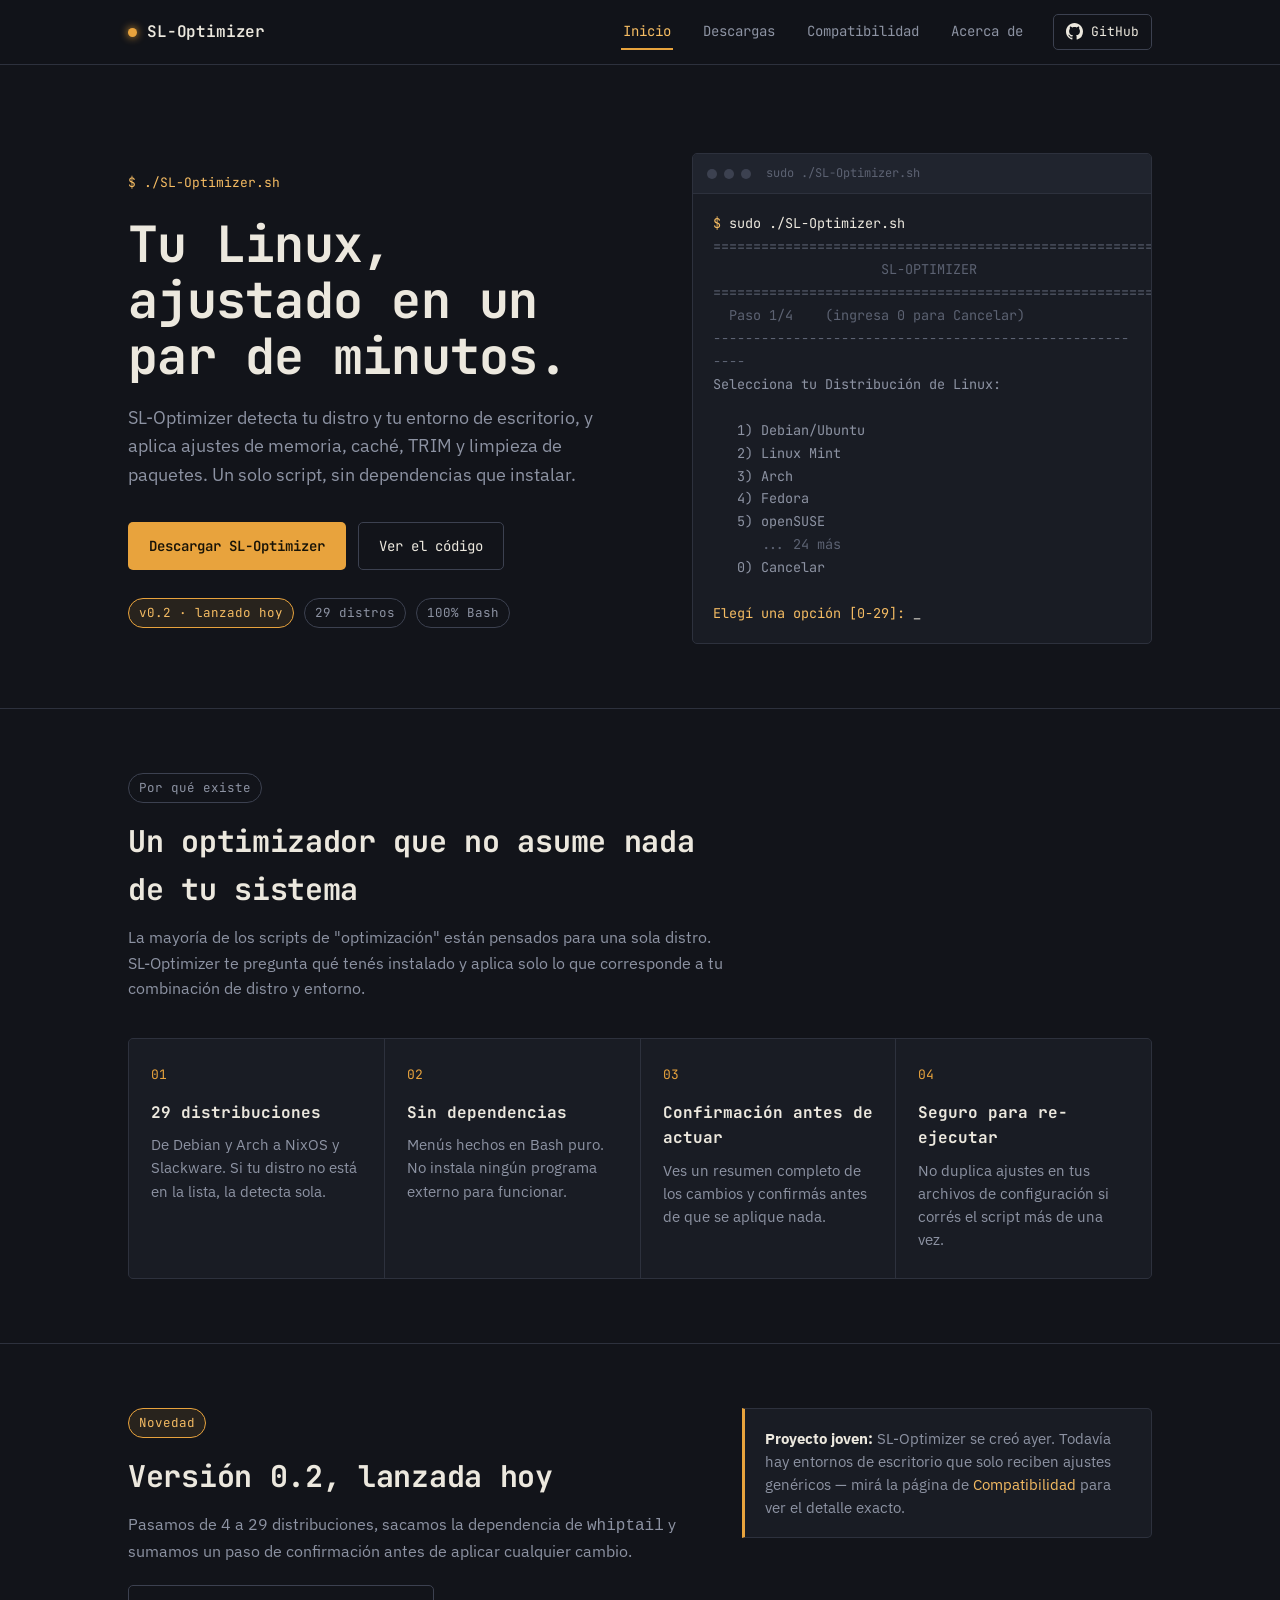
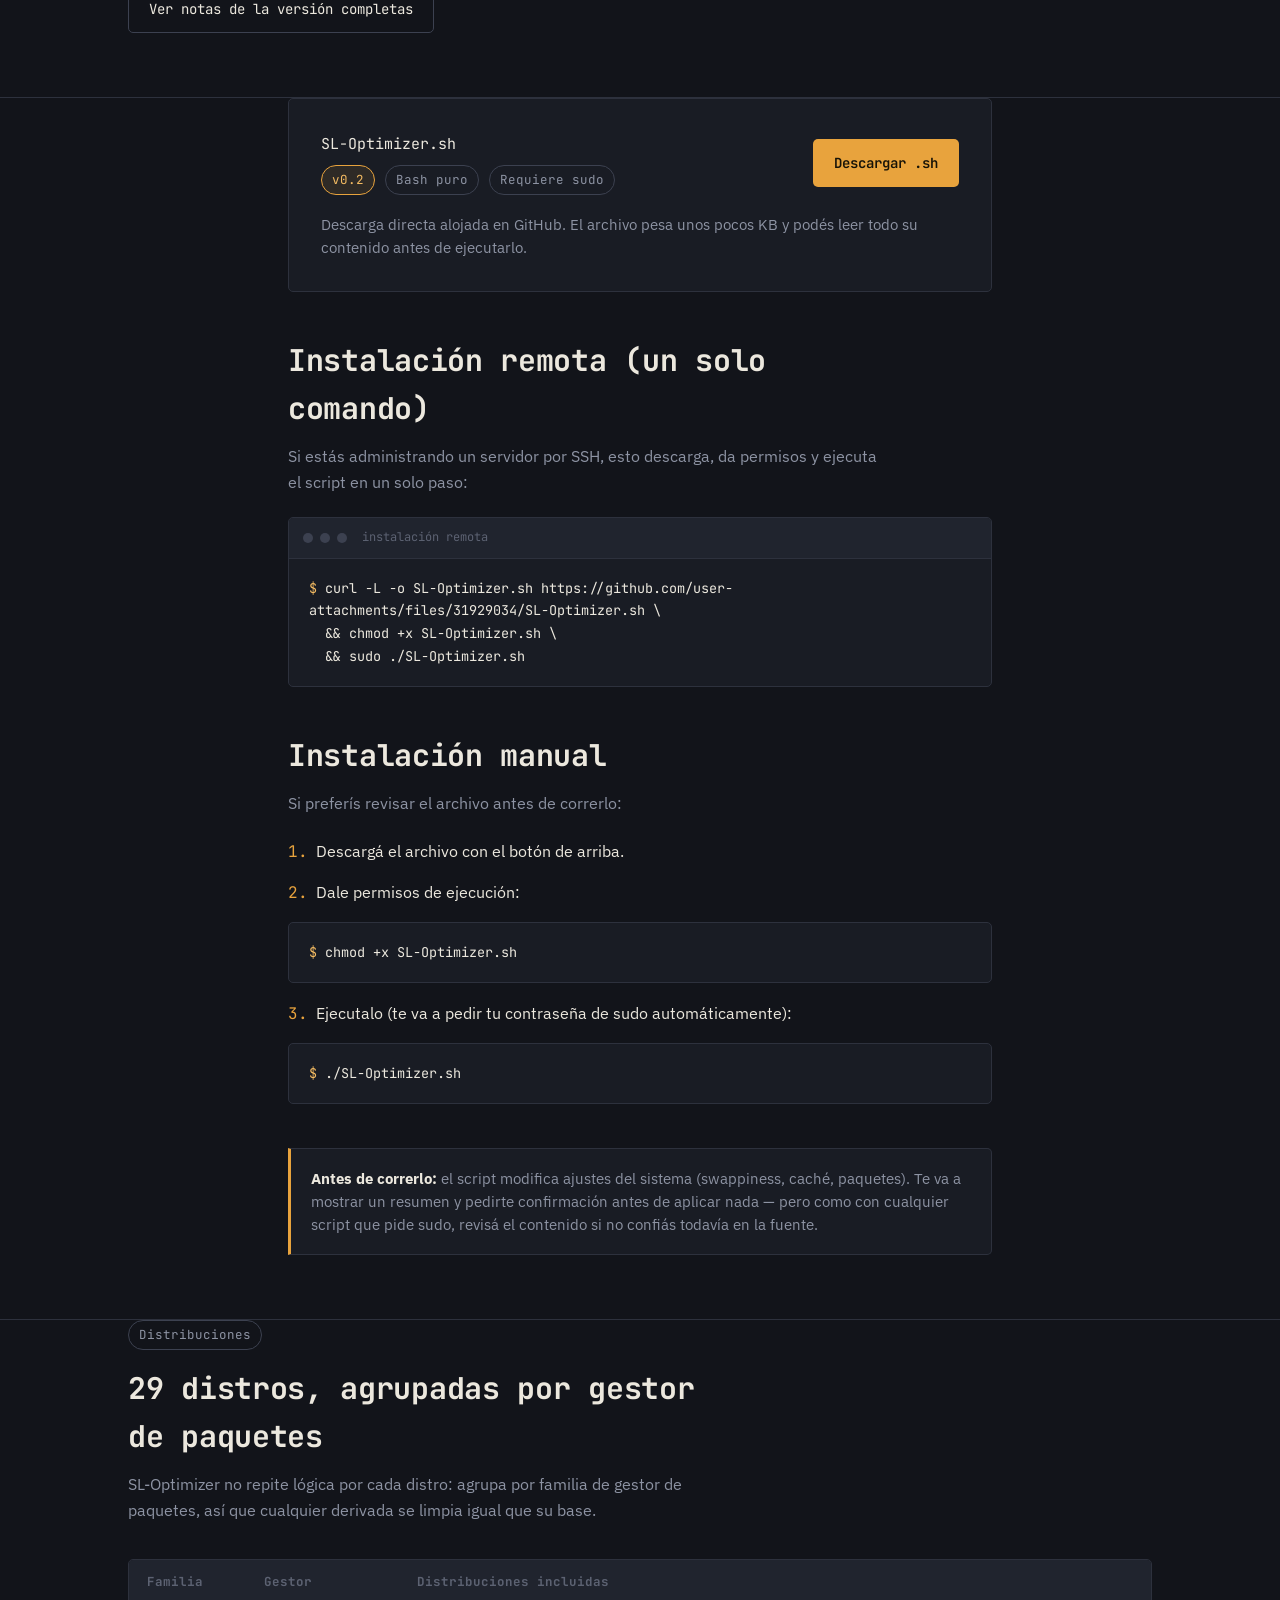
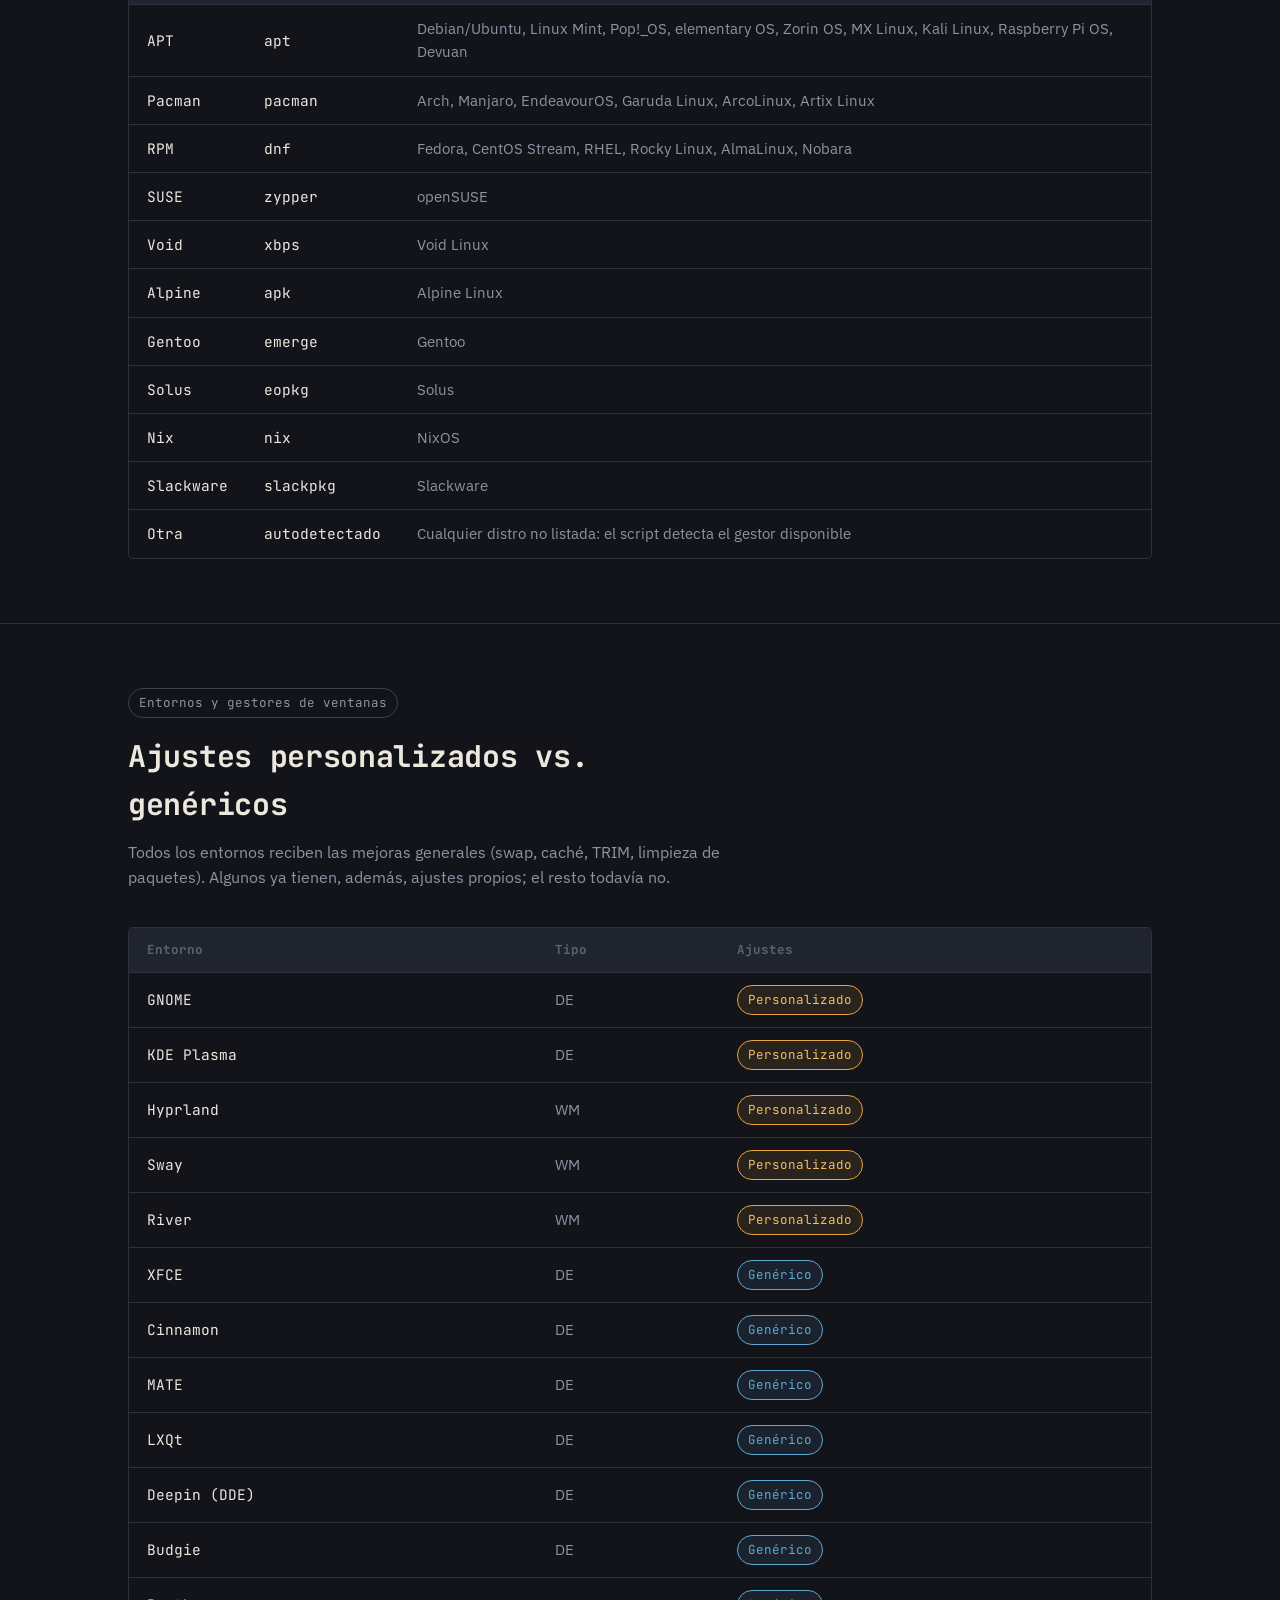
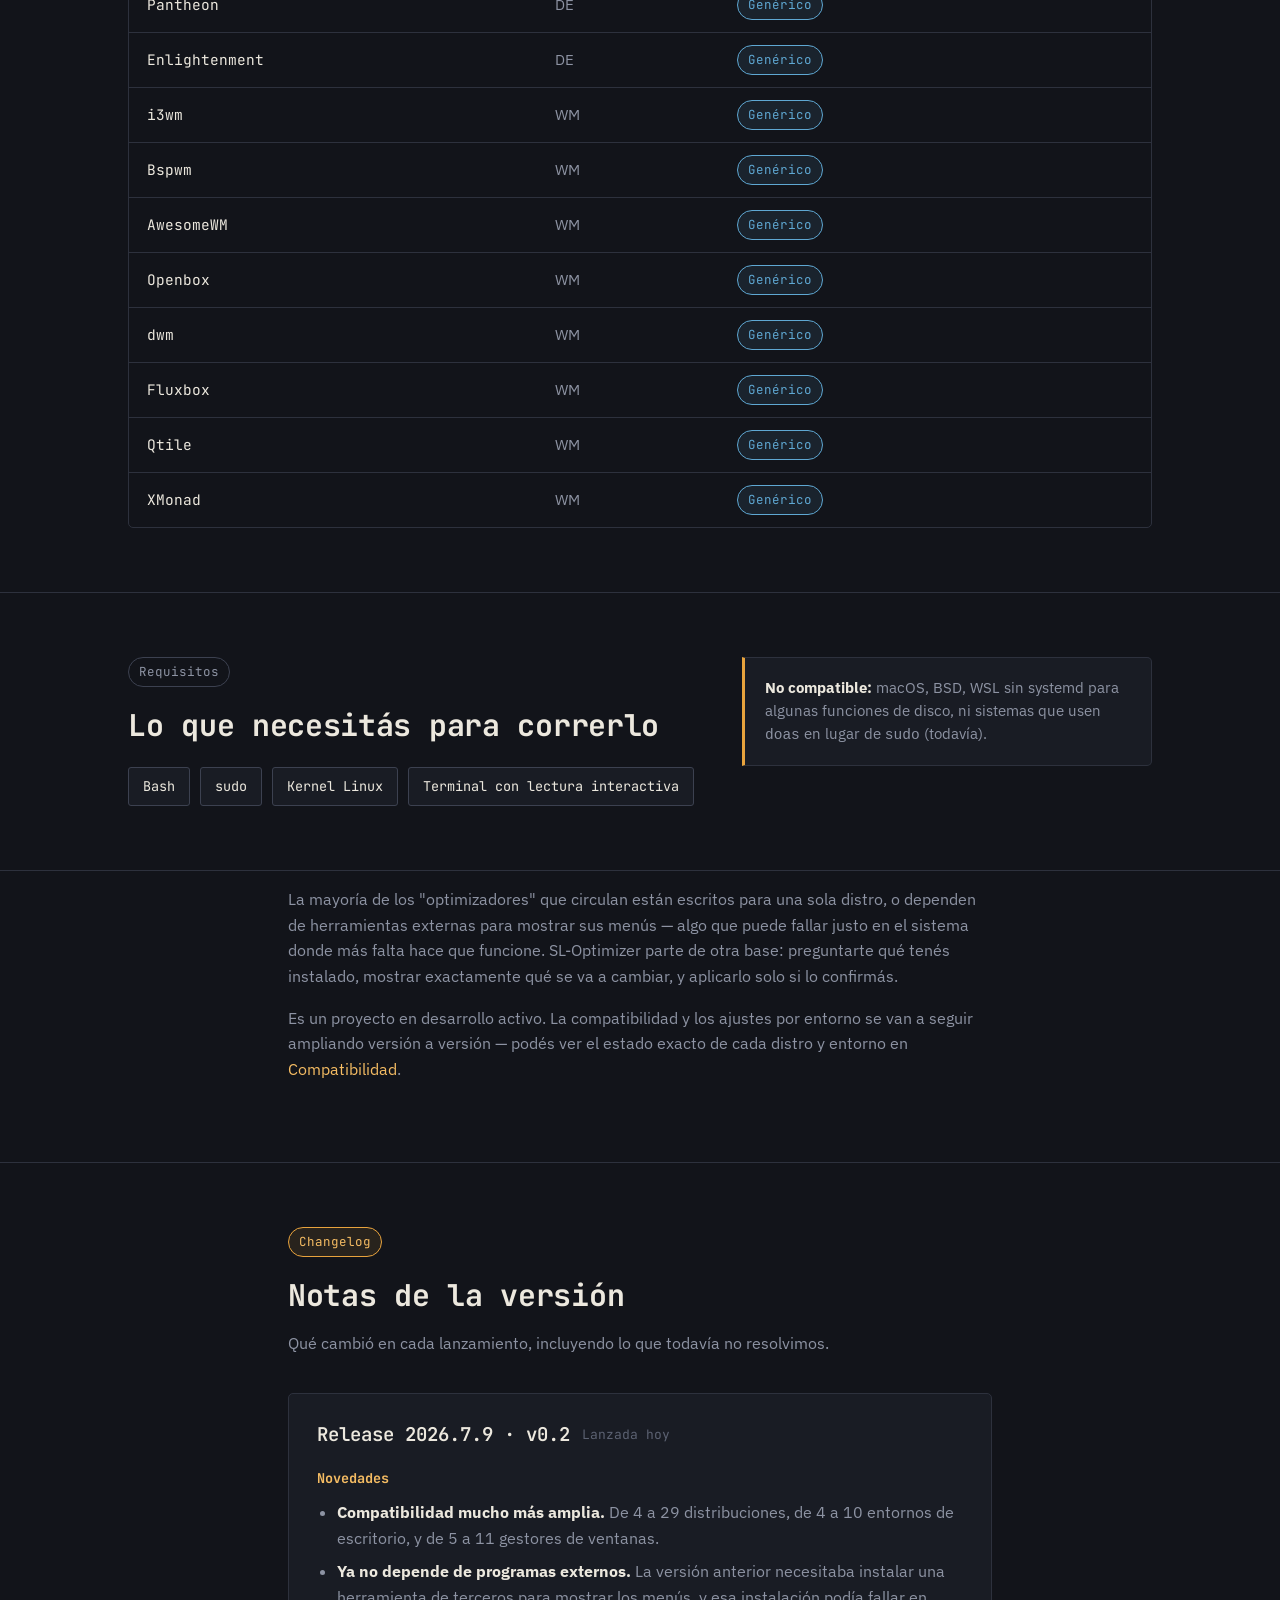
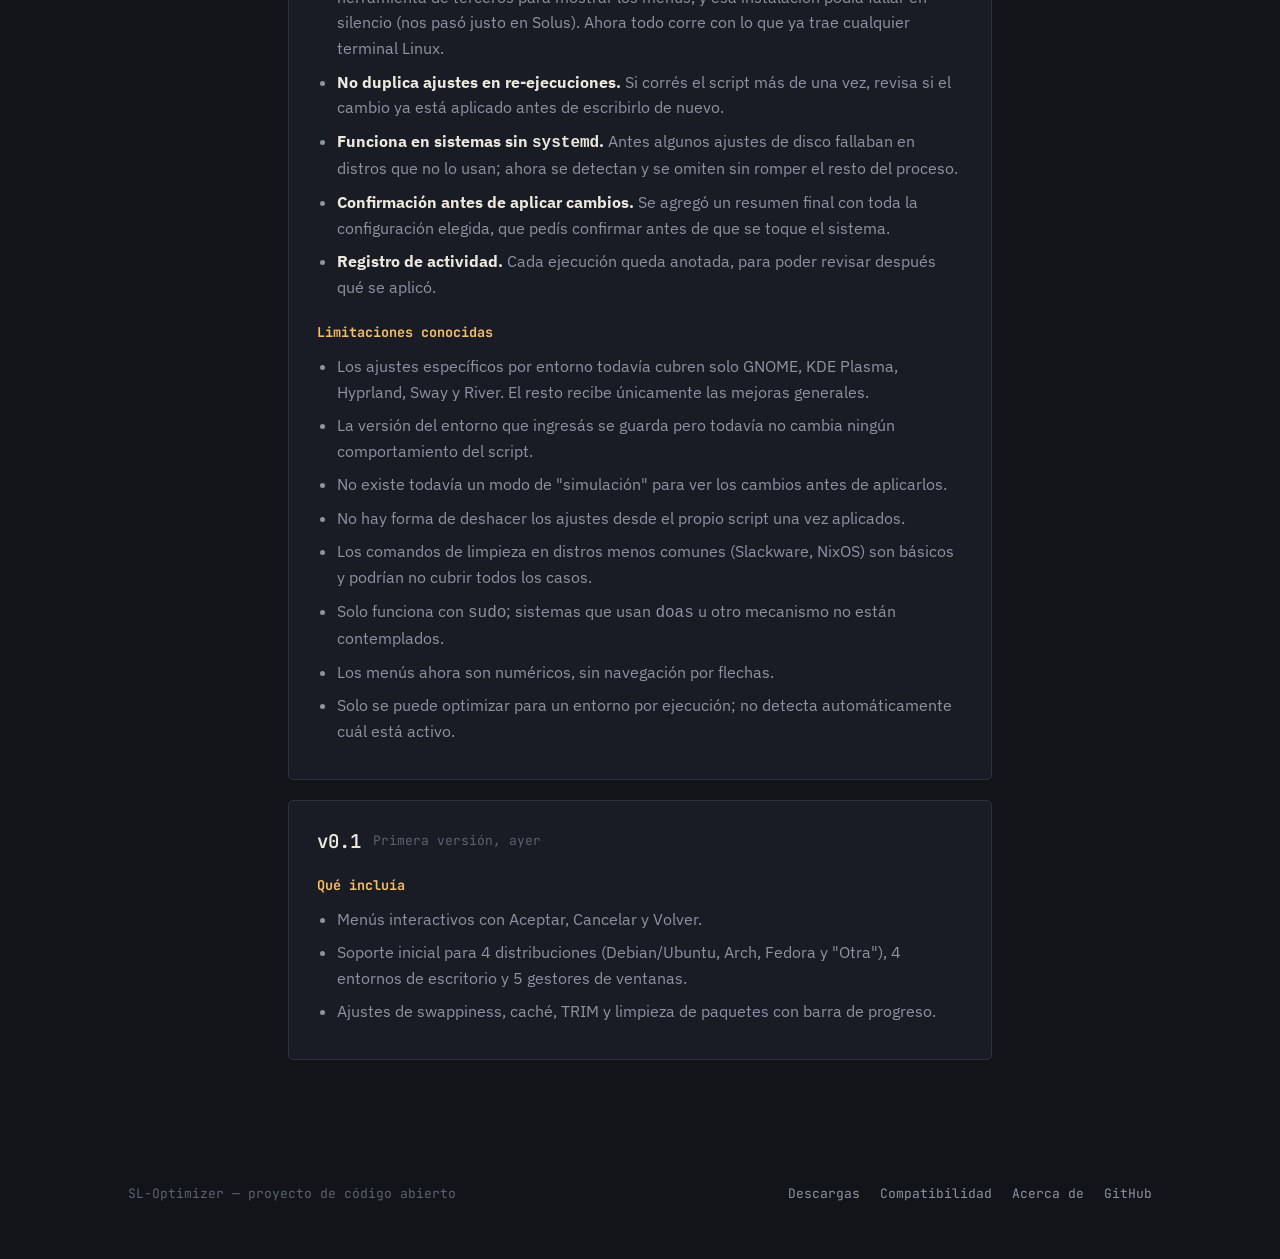
<file: index.html>
<!DOCTYPE html>
<html lang="es">
<head>

<meta charset="UTF-8">
<meta name="viewport" content="width=device-width, initial-scale=1.0">
<title>SL-Optimizer — Optimizador de Linux para cualquier distro</title>
<meta name="description" content="SL-Optimizer ajusta swap, caché, TRIM y limpieza de paquetes en 29 distribuciones de Linux, sin instalar dependencias externas.">
<link rel="preconnect" href="https://fonts.googleapis.com">
<link rel="preconnect" href="https://fonts.gstatic.com" crossorigin>
<link href="https://fonts.googleapis.com/css2?family=JetBrains+Mono:wght@400;500;600;700&family=IBM+Plex+Sans:wght@400;500;600&display=swap" rel="stylesheet">

<style>
/* ============================================================
   SL-Optimizer — sitio del proyecto
   Tema: terminal ámbar sobre carbón. Mono para lo estructural,
   sans humanista para el cuerpo de texto.
============================================================ */

:root {
    --bg: #12141a;
    --surface: #191c24;
    --surface-2: #20242e;
    --border: #2d313d;
    --border-strong: #3c4150;
    --text: #ece8de;
    --text-muted: #8d93a3;
    --text-dim: #5c6272;
    --accent: #e8a33d;
    --accent-strong: #f5bc63;
    --accent-soft: rgba(232, 163, 61, 0.1);
    --info: #5fa8d3;
    --info-soft: rgba(95, 168, 211, 0.1);
    --radius-sm: 3px;
    --radius-md: 5px;
    --mono: "JetBrains Mono", ui-monospace, "SFMono-Regular", Menlo, Consolas, monospace;
    --sans: "IBM Plex Sans", -apple-system, "Segoe UI", sans-serif;
}

* { box-sizing: border-box; }

html {
    scroll-behavior: smooth;
}

body {
    margin: 0;
    background: var(--bg);
    color: var(--text);
    font-family: var(--sans);
    font-size: 16px;
    line-height: 1.6;
    -webkit-font-smoothing: antialiased;
}

a {
    color: inherit;
    text-decoration: none;
}

img { max-width: 100%; display: block; }

.wrap {
    max-width: 1080px;
    margin: 0 auto;
    padding: 0 28px;
}

/* ---------- Header ---------- */

.site-header {
    border-bottom: 1px solid var(--border);
    position: sticky;
    top: 0;
    background: rgba(18, 20, 26, 0.92);
    backdrop-filter: blur(8px);
    z-index: 50;
}

.site-header .wrap {
    display: flex;
    align-items: center;
    justify-content: space-between;
    height: 64px;
}

.brand {
    display: flex;
    align-items: center;
    gap: 10px;
    font-family: var(--mono);
    font-weight: 600;
    font-size: 16px;
    letter-spacing: -0.01em;
}

.brand .dot {
    width: 9px;
    height: 9px;
    border-radius: 50%;
    background: var(--accent);
    box-shadow: 0 0 8px var(--accent);
    flex-shrink: 0;
}

nav.main-nav {
    display: flex;
    align-items: center;
    gap: 28px;
}

nav.main-nav a.nav-link {
    font-family: var(--mono);
    font-size: 14px;
    color: var(--text-muted);
    padding: 6px 2px;
    border-bottom: 2px solid transparent;
    transition: color 0.15s ease, border-color 0.15s ease;
}

nav.main-nav a.nav-link:hover {
    color: var(--text);
}

nav.main-nav a.nav-link.active {
    color: var(--accent-strong);
    border-bottom-color: var(--accent);
}

.gh-link {
    display: flex;
    align-items: center;
    gap: 8px;
    padding: 7px 12px;
    border: 1px solid var(--border-strong);
    border-radius: var(--radius-md);
    font-family: var(--mono);
    font-size: 13px;
    color: var(--text);
    transition: border-color 0.15s ease, background 0.15s ease;
}

.gh-link:hover {
    border-color: var(--accent);
    background: var(--accent-soft);
}

.gh-link svg { width: 17px; height: 17px; fill: currentColor; }

.nav-toggle {
    display: none;
    background: none;
    border: 1px solid var(--border-strong);
    border-radius: var(--radius-sm);
    color: var(--text);
    padding: 8px 10px;
    font-family: var(--mono);
    font-size: 14px;
}

/* ---------- Buttons / chips ---------- */

.btn {
    display: inline-flex;
    align-items: center;
    gap: 8px;
    font-family: var(--mono);
    font-size: 14px;
    padding: 12px 20px;
    border-radius: var(--radius-md);
    border: 1px solid transparent;
    cursor: pointer;
}

.btn-primary {
    background: var(--accent);
    color: #171307;
    font-weight: 600;
}

.btn-primary:hover { background: var(--accent-strong); }

.btn-outline {
    border-color: var(--border-strong);
    color: var(--text);
}

.btn-outline:hover { border-color: var(--accent); color: var(--accent-strong); }

.chip {
    display: inline-flex;
    align-items: center;
    gap: 6px;
    font-family: var(--mono);
    font-size: 12.5px;
    padding: 4px 10px;
    border-radius: 999px;
    border: 1px solid var(--border-strong);
    color: var(--text-muted);
}

.chip.chip-accent {
    border-color: var(--accent);
    color: var(--accent-strong);
    background: var(--accent-soft);
}

.chip.chip-info {
    border-color: var(--info);
    color: var(--info);
    background: var(--info-soft);
}

/* ---------- Hero ---------- */

.hero {
    padding: 88px 0 64px;
    border-bottom: 1px solid var(--border);
}

.hero-grid {
    display: grid;
    grid-template-columns: 1.05fr 0.95fr;
    gap: 56px;
    align-items: center;
}

.eyebrow-tag {
    display: inline-flex;
    align-items: center;
    gap: 8px;
    font-family: var(--mono);
    font-size: 13px;
    color: var(--accent-strong);
    margin-bottom: 22px;
}

h1 {
    font-family: var(--mono);
    font-size: clamp(34px, 4.2vw, 50px);
    line-height: 1.12;
    letter-spacing: -0.015em;
    margin: 0 0 20px;
    max-width: 15ch;
}

.lede {
    font-size: 18px;
    color: var(--text-muted);
    max-width: 46ch;
    margin: 0 0 32px;
}

.hero-actions {
    display: flex;
    gap: 12px;
    flex-wrap: wrap;
    margin-bottom: 28px;
}

.hero-meta {
    display: flex;
    gap: 10px;
    flex-wrap: wrap;
}

/* ---------- Terminal mock ---------- */

.term {
    background: var(--surface);
    border: 1px solid var(--border);
    border-radius: var(--radius-md);
    overflow: hidden;
}

.term-bar {
    display: flex;
    align-items: center;
    gap: 7px;
    padding: 10px 14px;
    border-bottom: 1px solid var(--border);
    background: var(--surface-2);
}

.term-dot { width: 10px; height: 10px; border-radius: 50%; background: var(--border-strong); }

.term-title {
    margin-left: 8px;
    font-family: var(--mono);
    font-size: 12px;
    color: var(--text-dim);
}

.term-body {
    font-family: var(--mono);
    font-size: 13.5px;
    line-height: 1.7;
    padding: 18px 20px;
    color: var(--text-muted);
    white-space: pre-wrap;
}

.term-body .prompt { color: var(--accent-strong); }
.term-body .out { color: var(--text); }
.term-body .dim { color: var(--text-dim); }

/* ---------- Sections ---------- */

section.block {
    padding: 64px 0;
    border-bottom: 1px solid var(--border);
}

section.block:last-of-type { border-bottom: none; }

.block-head {
    max-width: 60ch;
    margin-bottom: 36px;
}

.block-head .chip { margin-bottom: 14px; }

h2 {
    font-family: var(--mono);
    font-size: clamp(24px, 3vw, 30px);
    letter-spacing: -0.01em;
    margin: 0 0 12px;
}

.block-head p {
    color: var(--text-muted);
    margin: 0;
    font-size: 16px;
}

/* Feature grid */

.grid-4 {
    display: grid;
    grid-template-columns: repeat(4, 1fr);
    gap: 1px;
    background: var(--border);
    border: 1px solid var(--border);
    border-radius: var(--radius-md);
    overflow: hidden;
}

.feature {
    background: var(--surface);
    padding: 26px 22px;
}

.feature .num {
    font-family: var(--mono);
    font-size: 13px;
    color: var(--accent);
    margin-bottom: 14px;
    display: block;
}

.feature h3 {
    font-family: var(--mono);
    font-size: 16px;
    margin: 0 0 8px;
}

.feature p {
    color: var(--text-muted);
    font-size: 14.5px;
    margin: 0;
}

/* Changelog */

.changelog-entry {
    border: 1px solid var(--border);
    border-radius: var(--radius-md);
    padding: 26px 28px;
    margin-bottom: 20px;
    background: var(--surface);
}

.changelog-entry .version-row {
    display: flex;
    align-items: center;
    gap: 12px;
    flex-wrap: wrap;
    margin-bottom: 6px;
}

.changelog-entry .version {
    font-family: var(--mono);
    font-size: 19px;
    font-weight: 600;
}

.changelog-entry .date {
    font-family: var(--mono);
    font-size: 13px;
    color: var(--text-dim);
}

.changelog-entry h4 {
    font-family: var(--mono);
    font-size: 13.5px;
    color: var(--accent-strong);
    margin: 22px 0 10px;
}

.changelog-entry h4:first-of-type { margin-top: 18px; }

.changelog-entry ul {
    margin: 0;
    padding-left: 20px;
    color: var(--text-muted);
}

.changelog-entry ul li { margin-bottom: 8px; }
.changelog-entry ul li strong { color: var(--text); }

/* Tables */

.table-wrap {
    border: 1px solid var(--border);
    border-radius: var(--radius-md);
    overflow: hidden;
}

table {
    width: 100%;
    border-collapse: collapse;
    font-size: 14.5px;
}

thead th {
    text-align: left;
    font-family: var(--mono);
    font-size: 12.5px;
    color: var(--text-dim);
    background: var(--surface-2);
    padding: 12px 18px;
    border-bottom: 1px solid var(--border);
}

tbody td {
    padding: 12px 18px;
    border-bottom: 1px solid var(--border);
    color: var(--text-muted);
}

tbody tr:last-child td { border-bottom: none; }

tbody td.mono { font-family: var(--mono); color: var(--text); }

/* Compatibility grid of pills */

.pill-group {
    display: flex;
    flex-wrap: wrap;
    gap: 10px;
}

.pill {
    font-family: var(--mono);
    font-size: 13.5px;
    padding: 8px 14px;
    border: 1px solid var(--border-strong);
    border-radius: var(--radius-sm);
    color: var(--text);
    background: var(--surface);
}

/* Download card */

.download-card {
    border: 1px solid var(--border);
    border-radius: var(--radius-md);
    background: var(--surface);
    padding: 32px;
}

.download-card .top-row {
    display: flex;
    align-items: center;
    justify-content: space-between;
    flex-wrap: wrap;
    gap: 16px;
    margin-bottom: 18px;
}

.download-card .filename {
    font-family: var(--mono);
    font-size: 15px;
    color: var(--text);
}

.step-num {
    font-family: var(--mono);
    color: var(--accent);
    margin-right: 8px;
}

/* Two column with sidebar-ish note */

.two-col {
    display: grid;
    grid-template-columns: 1.4fr 1fr;
    gap: 40px;
    align-items: start;
}

.note-box {
    border: 1px solid var(--border);
    border-left: 3px solid var(--accent);
    border-radius: 0 var(--radius-md) var(--radius-md) 0;
    padding: 18px 20px;
    background: var(--surface);
    font-size: 14.5px;
    color: var(--text-muted);
}

.note-box strong { color: var(--text); }

/* Footer */

footer.site-footer {
    padding: 40px 0 60px;
}

footer.site-footer .wrap {
    display: flex;
    align-items: center;
    justify-content: space-between;
    flex-wrap: wrap;
    gap: 16px;
}

footer.site-footer p {
    font-family: var(--mono);
    font-size: 13px;
    color: var(--text-dim);
    margin: 0;
}

footer.site-footer .foot-links {
    display: flex;
    gap: 20px;
}

footer.site-footer .foot-links a {
    font-family: var(--mono);
    font-size: 13px;
    color: var(--text-muted);
}

footer.site-footer .foot-links a:hover { color: var(--accent-strong); }

/* ---------- Responsive ---------- */

@media (max-width: 860px) {
    .hero-grid { grid-template-columns: 1fr; }
    .grid-4 { grid-template-columns: repeat(2, 1fr); }
    .two-col { grid-template-columns: 1fr; }
}

@media (max-width: 640px) {
    nav.main-nav {
        position: absolute;
        top: 64px;
        left: 0;
        right: 0;
        background: var(--bg);
        border-bottom: 1px solid var(--border);
        flex-direction: column;
        align-items: flex-start;
        gap: 0;
        padding: 8px 28px 18px;
        display: none;
    }
    nav.main-nav.open { display: flex; }
    nav.main-nav a.nav-link {
        width: 100%;
        padding: 12px 0;
        border-bottom: 1px solid var(--border);
    }
    nav.main-nav .gh-link { margin-top: 12px; }
    .nav-toggle { display: block; }
    .grid-4 { grid-template-columns: 1fr; }
    h1 { max-width: none; }
}

</style>
</head>
<body>
<header class="site-header">
    <div class="wrap">
        <a href="#inicio" class="brand"><span class="dot"></span>SL-Optimizer</a>
        <button class="nav-toggle" aria-label="Abrir menú">☰</button>
        <nav class="main-nav">
            <a href="#inicio" class="nav-link">Inicio</a>
            <a href="#descargas" class="nav-link">Descargas</a>
            <a href="#compatibilidad" class="nav-link">Compatibilidad</a>
            <a href="#acerca" class="nav-link">Acerca de</a>
            <a href="https://github.com/OptiLooks/SL-Optimizer" class="gh-link" target="_blank" rel="noopener">
                <svg viewBox="0 0 16 16"><path d="M8 0C3.58 0 0 3.58 0 8c0 3.54 2.29 6.53 5.47 7.59.4.07.55-.17.55-.38 0-.19-.01-.82-.01-1.49-2.01.37-2.53-.49-2.69-.94-.09-.23-.48-.94-.82-1.13-.28-.15-.68-.52-.01-.53.63-.01 1.08.58 1.23.82.72 1.21 1.87.87 2.33.66.07-.52.28-.87.51-1.07-1.78-.2-3.64-.89-3.64-3.95 0-.87.31-1.59.82-2.15-.08-.2-.36-1.02.08-2.12 0 0 .67-.21 2.2.82.64-.18 1.32-.27 2-.27.68 0 1.36.09 2 .27 1.53-1.04 2.2-.82 2.2-.82.44 1.1.16 1.92.08 2.12.51.56.82 1.27.82 2.15 0 3.07-1.87 3.75-3.65 3.95.29.25.54.73.54 1.48 0 1.07-.01 1.93-.01 2.2 0 .21.15.46.55.38A8.01 8.01 0 0 0 16 8c0-4.42-3.58-8-8-8Z"/></svg>
                GitHub
            </a>
        </nav>
    </div>
</header>



<section class="hero" id="inicio">
    <div class="wrap hero-grid">
        <div>
            <span class="eyebrow-tag">$ ./SL-Optimizer.sh</span>
            <h1>Tu Linux, ajustado en un par de minutos.</h1>
            <p class="lede">SL-Optimizer detecta tu distro y tu entorno de escritorio, y aplica ajustes de memoria, caché, TRIM y limpieza de paquetes. Un solo script, sin dependencias que instalar.</p>
            <div class="hero-actions">
                <a href="#descargas" class="btn btn-primary">Descargar SL-Optimizer</a>
                <a href="https://github.com/OptiLooks/SL-Optimizer" class="btn btn-outline" target="_blank" rel="noopener">Ver el código</a>
            </div>
            <div class="hero-meta">
                <span class="chip chip-accent">v0.2 · lanzado hoy</span>
                <span class="chip">29 distros</span>
                <span class="chip">100% Bash</span>
            </div>
        </div>
        <div class="term">
            <div class="term-bar">
                <span class="term-dot"></span><span class="term-dot"></span><span class="term-dot"></span>
                <span class="term-title">sudo ./SL-Optimizer.sh</span>
            </div>
            <div class="term-body"><span class="prompt">$</span> <span class="out">sudo ./SL-Optimizer.sh</span>
<span class="dim">==============================================================
                     SL-OPTIMIZER
==============================================================
  Paso 1/4    (ingresa 0 para Cancelar)
--------------------------------------------------------</span>
Selecciona tu Distribución de Linux:

   1) Debian/Ubuntu
   2) Linux Mint
   3) Arch
   4) Fedora
   5) openSUSE
      <span class="dim">... 24 más</span>
   0) Cancelar

<span class="prompt">Elegí una opción [0-29]:</span> <span class="out">_</span></div>
        </div>
    </div>
</section>

<section class="block" id="por-que">
    <div class="wrap">
        <div class="block-head">
            <span class="chip">Por qué existe</span>
            <h2>Un optimizador que no asume nada de tu sistema</h2>
            <p>La mayoría de los scripts de "optimización" están pensados para una sola distro. SL-Optimizer te pregunta qué tenés instalado y aplica solo lo que corresponde a tu combinación de distro y entorno.</p>
        </div>
        <div class="grid-4">
            <div class="feature">
                <span class="num">01</span>
                <h3>29 distribuciones</h3>
                <p>De Debian y Arch a NixOS y Slackware. Si tu distro no está en la lista, la detecta sola.</p>
            </div>
            <div class="feature">
                <span class="num">02</span>
                <h3>Sin dependencias</h3>
                <p>Menús hechos en Bash puro. No instala ningún programa externo para funcionar.</p>
            </div>
            <div class="feature">
                <span class="num">03</span>
                <h3>Confirmación antes de actuar</h3>
                <p>Ves un resumen completo de los cambios y confirmás antes de que se aplique nada.</p>
            </div>
            <div class="feature">
                <span class="num">04</span>
                <h3>Seguro para re-ejecutar</h3>
                <p>No duplica ajustes en tus archivos de configuración si corrés el script más de una vez.</p>
            </div>
        </div>
    </div>
</section><section class="block" id="novedades">
    <div class="wrap two-col">
        <div>
            <div class="block-head" style="margin-bottom:20px">
                <span class="chip chip-accent">Novedad</span>
                <h2>Versión 0.2, lanzada hoy</h2>
                <p>Pasamos de 4 a 29 distribuciones, sacamos la dependencia de <code>whiptail</code> y sumamos un paso de confirmación antes de aplicar cualquier cambio.</p>
            </div>
            <a href="#acerca" class="btn btn-outline">Ver notas de la versión completas</a>
        </div>
        <div class="note-box">
            <strong>Proyecto joven:</strong> SL-Optimizer se creó ayer. Todavía hay entornos de escritorio que solo reciben ajustes genéricos — mirá la página de <a href="#compatibilidad" style="color:var(--accent-strong)">Compatibilidad</a> para ver el detalle exacto.
        </div>
    </div>
</section>

<section class="block" id="descargas" style="padding-top:0">
    <div class="wrap" style="max-width:760px">

        <div class="download-card">
            <div class="top-row">
                <div>
                    <span class="filename">SL-Optimizer.sh</span>
                    <div style="margin-top:8px" class="pill-group">
                        <span class="chip chip-accent">v0.2</span>
                        <span class="chip">Bash puro</span>
                        <span class="chip">Requiere sudo</span>
                    </div>
                </div>
                <a href="https://github.com/user-attachments/files/31929034/SL-Optimizer.sh" class="btn btn-primary" download>Descargar .sh</a>
            </div>
            <p style="color:var(--text-muted); font-size:14.5px; margin:0">
                Descarga directa alojada en GitHub. El archivo pesa unos pocos KB y podés leer todo su contenido antes de ejecutarlo.
            </p>
        </div>

        <div style="height:44px"></div>

        <div class="block-head" style="margin-bottom:22px">
            <h2>Instalación remota (un solo comando)</h2>
            <p>Si estás administrando un servidor por SSH, esto descarga, da permisos y ejecuta el script en un solo paso:</p>
        </div>

        <div class="term">
            <div class="term-bar">
                <span class="term-dot"></span><span class="term-dot"></span><span class="term-dot"></span>
                <span class="term-title">instalación remota</span>
            </div>
            <div class="term-body"><span class="prompt">$</span> <span class="out">curl -L -o SL-Optimizer.sh https://github.com/user-attachments/files/31929034/SL-Optimizer.sh \
  && chmod +x SL-Optimizer.sh \
  && sudo ./SL-Optimizer.sh</span></div>
        </div>

        <div style="height:44px"></div>

        <div class="block-head" style="margin-bottom:22px">
            <h2>Instalación manual</h2>
            <p>Si preferís revisar el archivo antes de correrlo:</p>
        </div>

        <p><span class="step-num">1.</span>Descargá el archivo con el botón de arriba.</p>
        <p><span class="step-num">2.</span>Dale permisos de ejecución:</p>
        <div class="term" style="margin-bottom:18px">
            <div class="term-body"><span class="prompt">$</span> <span class="out">chmod +x SL-Optimizer.sh</span></div>
        </div>
        <p><span class="step-num">3.</span>Ejecutalo (te va a pedir tu contraseña de sudo automáticamente):</p>
        <div class="term">
            <div class="term-body"><span class="prompt">$</span> <span class="out">./SL-Optimizer.sh</span></div>
        </div>

        <div style="height:44px"></div>

        <div class="note-box">
            <strong>Antes de correrlo:</strong> el script modifica ajustes del sistema (swappiness, caché, paquetes). Te va a mostrar un resumen y pedirte confirmación antes de aplicar nada — pero como con cualquier script que pide sudo, revisá el contenido si no confiás todavía en la fuente.
        </div>

    </div>
</section>

<section class="block" id="compatibilidad" style="padding-top:0">
    <div class="wrap">
        <div class="block-head">
            <span class="chip">Distribuciones</span>
            <h2>29 distros, agrupadas por gestor de paquetes</h2>
            <p>SL-Optimizer no repite lógica por cada distro: agrupa por familia de gestor de paquetes, así que cualquier derivada se limpia igual que su base.</p>
        </div>
        <div class="table-wrap">
            <table>
                <thead>
                    <tr><th>Familia</th><th>Gestor</th><th>Distribuciones incluidas</th></tr>
                </thead>
                <tbody>
                    <tr><td class="mono">APT</td><td class="mono">apt</td><td>Debian/Ubuntu, Linux Mint, Pop!_OS, elementary OS, Zorin OS, MX Linux, Kali Linux, Raspberry Pi OS, Devuan</td></tr>
                    <tr><td class="mono">Pacman</td><td class="mono">pacman</td><td>Arch, Manjaro, EndeavourOS, Garuda Linux, ArcoLinux, Artix Linux</td></tr>
                    <tr><td class="mono">RPM</td><td class="mono">dnf</td><td>Fedora, CentOS Stream, RHEL, Rocky Linux, AlmaLinux, Nobara</td></tr>
                    <tr><td class="mono">SUSE</td><td class="mono">zypper</td><td>openSUSE</td></tr>
                    <tr><td class="mono">Void</td><td class="mono">xbps</td><td>Void Linux</td></tr>
                    <tr><td class="mono">Alpine</td><td class="mono">apk</td><td>Alpine Linux</td></tr>
                    <tr><td class="mono">Gentoo</td><td class="mono">emerge</td><td>Gentoo</td></tr>
                    <tr><td class="mono">Solus</td><td class="mono">eopkg</td><td>Solus</td></tr>
                    <tr><td class="mono">Nix</td><td class="mono">nix</td><td>NixOS</td></tr>
                    <tr><td class="mono">Slackware</td><td class="mono">slackpkg</td><td>Slackware</td></tr>
                    <tr><td class="mono">Otra</td><td class="mono">autodetectado</td><td>Cualquier distro no listada: el script detecta el gestor disponible</td></tr>
                </tbody>
            </table>
        </div>
    </div>
</section><section class="block">
    <div class="wrap">
        <div class="block-head">
            <span class="chip">Entornos y gestores de ventanas</span>
            <h2>Ajustes personalizados vs. genéricos</h2>
            <p>Todos los entornos reciben las mejoras generales (swap, caché, TRIM, limpieza de paquetes). Algunos ya tienen, además, ajustes propios; el resto todavía no.</p>
        </div>
        <div class="table-wrap">
            <table>
                <thead>
                    <tr><th>Entorno</th><th>Tipo</th><th>Ajustes</th></tr>
                </thead>
                <tbody>
                    <tr><td class="mono">GNOME</td><td>DE</td><td><span class="chip chip-accent">Personalizado</span></td></tr>
                    <tr><td class="mono">KDE Plasma</td><td>DE</td><td><span class="chip chip-accent">Personalizado</span></td></tr>
                    <tr><td class="mono">Hyprland</td><td>WM</td><td><span class="chip chip-accent">Personalizado</span></td></tr>
                    <tr><td class="mono">Sway</td><td>WM</td><td><span class="chip chip-accent">Personalizado</span></td></tr>
                    <tr><td class="mono">River</td><td>WM</td><td><span class="chip chip-accent">Personalizado</span></td></tr>
                    <tr><td class="mono">XFCE</td><td>DE</td><td><span class="chip chip-info">Genérico</span></td></tr>
                    <tr><td class="mono">Cinnamon</td><td>DE</td><td><span class="chip chip-info">Genérico</span></td></tr>
                    <tr><td class="mono">MATE</td><td>DE</td><td><span class="chip chip-info">Genérico</span></td></tr>
                    <tr><td class="mono">LXQt</td><td>DE</td><td><span class="chip chip-info">Genérico</span></td></tr>
                    <tr><td class="mono">Deepin (DDE)</td><td>DE</td><td><span class="chip chip-info">Genérico</span></td></tr>
                    <tr><td class="mono">Budgie</td><td>DE</td><td><span class="chip chip-info">Genérico</span></td></tr>
                    <tr><td class="mono">Pantheon</td><td>DE</td><td><span class="chip chip-info">Genérico</span></td></tr>
                    <tr><td class="mono">Enlightenment</td><td>DE</td><td><span class="chip chip-info">Genérico</span></td></tr>
                    <tr><td class="mono">i3wm</td><td>WM</td><td><span class="chip chip-info">Genérico</span></td></tr>
                    <tr><td class="mono">Bspwm</td><td>WM</td><td><span class="chip chip-info">Genérico</span></td></tr>
                    <tr><td class="mono">AwesomeWM</td><td>WM</td><td><span class="chip chip-info">Genérico</span></td></tr>
                    <tr><td class="mono">Openbox</td><td>WM</td><td><span class="chip chip-info">Genérico</span></td></tr>
                    <tr><td class="mono">dwm</td><td>WM</td><td><span class="chip chip-info">Genérico</span></td></tr>
                    <tr><td class="mono">Fluxbox</td><td>WM</td><td><span class="chip chip-info">Genérico</span></td></tr>
                    <tr><td class="mono">Qtile</td><td>WM</td><td><span class="chip chip-info">Genérico</span></td></tr>
                    <tr><td class="mono">XMonad</td><td>WM</td><td><span class="chip chip-info">Genérico</span></td></tr>
                </tbody>
            </table>
        </div>
    </div>
</section><section class="block">
    <div class="wrap two-col">
        <div>
            <div class="block-head" style="margin-bottom:18px">
                <span class="chip">Requisitos</span>
                <h2>Lo que necesitás para correrlo</h2>
            </div>
            <div class="pill-group">
                <span class="pill">Bash</span>
                <span class="pill">sudo</span>
                <span class="pill">Kernel Linux</span>
                <span class="pill">Terminal con lectura interactiva</span>
            </div>
        </div>
        <div class="note-box">
            <strong>No compatible:</strong> macOS, BSD, WSL sin systemd para algunas funciones de disco, ni sistemas que usen <code>doas</code> en lugar de <code>sudo</code> (todavía).
        </div>
    </div>
</section>

<section class="block" id="acerca" style="padding-top:0">
    <div class="wrap" style="max-width:760px">
        <p style="color:var(--text-muted); font-size:16px">
            La mayoría de los "optimizadores" que circulan están escritos para una sola distro, o dependen de herramientas externas para mostrar sus menús — algo que puede fallar justo en el sistema donde más falta hace que funcione. SL-Optimizer parte de otra base: preguntarte qué tenés instalado, mostrar exactamente qué se va a cambiar, y aplicarlo solo si lo confirmás.
        </p>
        <p style="color:var(--text-muted); font-size:16px">
            Es un proyecto en desarrollo activo. La compatibilidad y los ajustes por entorno se van a seguir ampliando versión a versión — podés ver el estado exacto de cada distro y entorno en <a href="#compatibilidad" style="color:var(--accent-strong)">Compatibilidad</a>.
        </p>
    </div>
</section><section class="block">
    <div class="wrap" style="max-width:760px">
        <div class="block-head">
            <span class="chip chip-accent">Changelog</span>
            <h2>Notas de la versión</h2>
            <p>Qué cambió en cada lanzamiento, incluyendo lo que todavía no resolvimos.</p>
        </div>

        <div class="changelog-entry">
            <div class="version-row">
                <span class="version">Release 2026.7.9 · v0.2</span>
                <span class="date">Lanzada hoy</span>
            </div>

            <h4>Novedades</h4>
            <ul>
                <li><strong>Compatibilidad mucho más amplia.</strong> De 4 a 29 distribuciones, de 4 a 10 entornos de escritorio, y de 5 a 11 gestores de ventanas.</li>
                <li><strong>Ya no depende de programas externos.</strong> La versión anterior necesitaba instalar una herramienta de terceros para mostrar los menús, y esa instalación podía fallar en silencio (nos pasó justo en Solus). Ahora todo corre con lo que ya trae cualquier terminal Linux.</li>
                <li><strong>No duplica ajustes en re-ejecuciones.</strong> Si corrés el script más de una vez, revisa si el cambio ya está aplicado antes de escribirlo de nuevo.</li>
                <li><strong>Funciona en sistemas sin <code>systemd</code>.</strong> Antes algunos ajustes de disco fallaban en distros que no lo usan; ahora se detectan y se omiten sin romper el resto del proceso.</li>
                <li><strong>Confirmación antes de aplicar cambios.</strong> Se agregó un resumen final con toda la configuración elegida, que pedís confirmar antes de que se toque el sistema.</li>
                <li><strong>Registro de actividad.</strong> Cada ejecución queda anotada, para poder revisar después qué se aplicó.</li>
            </ul>

            <h4>Limitaciones conocidas</h4>
            <ul>
                <li>Los ajustes específicos por entorno todavía cubren solo GNOME, KDE Plasma, Hyprland, Sway y River. El resto recibe únicamente las mejoras generales.</li>
                <li>La versión del entorno que ingresás se guarda pero todavía no cambia ningún comportamiento del script.</li>
                <li>No existe todavía un modo de "simulación" para ver los cambios antes de aplicarlos.</li>
                <li>No hay forma de deshacer los ajustes desde el propio script una vez aplicados.</li>
                <li>Los comandos de limpieza en distros menos comunes (Slackware, NixOS) son básicos y podrían no cubrir todos los casos.</li>
                <li>Solo funciona con <code>sudo</code>; sistemas que usan <code>doas</code> u otro mecanismo no están contemplados.</li>
                <li>Los menús ahora son numéricos, sin navegación por flechas.</li>
                <li>Solo se puede optimizar para un entorno por ejecución; no detecta automáticamente cuál está activo.</li>
            </ul>
        </div>

        <div class="changelog-entry">
            <div class="version-row">
                <span class="version">v0.1</span>
                <span class="date">Primera versión, ayer</span>
            </div>
            <h4>Qué incluía</h4>
            <ul>
                <li>Menús interactivos con Aceptar, Cancelar y Volver.</li>
                <li>Soporte inicial para 4 distribuciones (Debian/Ubuntu, Arch, Fedora y "Otra"), 4 entornos de escritorio y 5 gestores de ventanas.</li>
                <li>Ajustes de swappiness, caché, TRIM y limpieza de paquetes con barra de progreso.</li>
            </ul>
        </div>
    </div>
</section>

<footer class="site-footer">
    <div class="wrap">
        <p>SL-Optimizer — proyecto de código abierto</p>
        <div class="foot-links">
            <a href="#descargas">Descargas</a>
            <a href="#compatibilidad">Compatibilidad</a>
            <a href="#acerca">Acerca de</a>
            <a href="https://github.com/OptiLooks/SL-Optimizer" target="_blank" rel="noopener">GitHub</a>
        </div>
    </div>
</footer>

<script>
document.addEventListener("DOMContentLoaded", function () {
    var toggle = document.querySelector(".nav-toggle");
    var nav = document.querySelector(".main-nav");
    if (!toggle || !nav) return;
    toggle.addEventListener("click", function () {
        nav.classList.toggle("open");
    });
});


// Single-page navigation: update the active menu item while scrolling.
document.addEventListener('DOMContentLoaded', () => {
  const links = [...document.querySelectorAll('.main-nav .nav-link')];
  const targets = links.map(a => document.querySelector(a.getAttribute('href'))).filter(Boolean);
  const updateActive = () => {
    const y = window.scrollY + 100;
    let current = targets[0];
    for (const section of targets) {
      if (section.offsetTop <= y) current = section;
    }
    links.forEach(a => a.classList.toggle('active', a.getAttribute('href') === '#' + current.id));
  };
  window.addEventListener('scroll', updateActive, {passive: true});
  updateActive();
});

</script>
</body>
</html>
</file>
